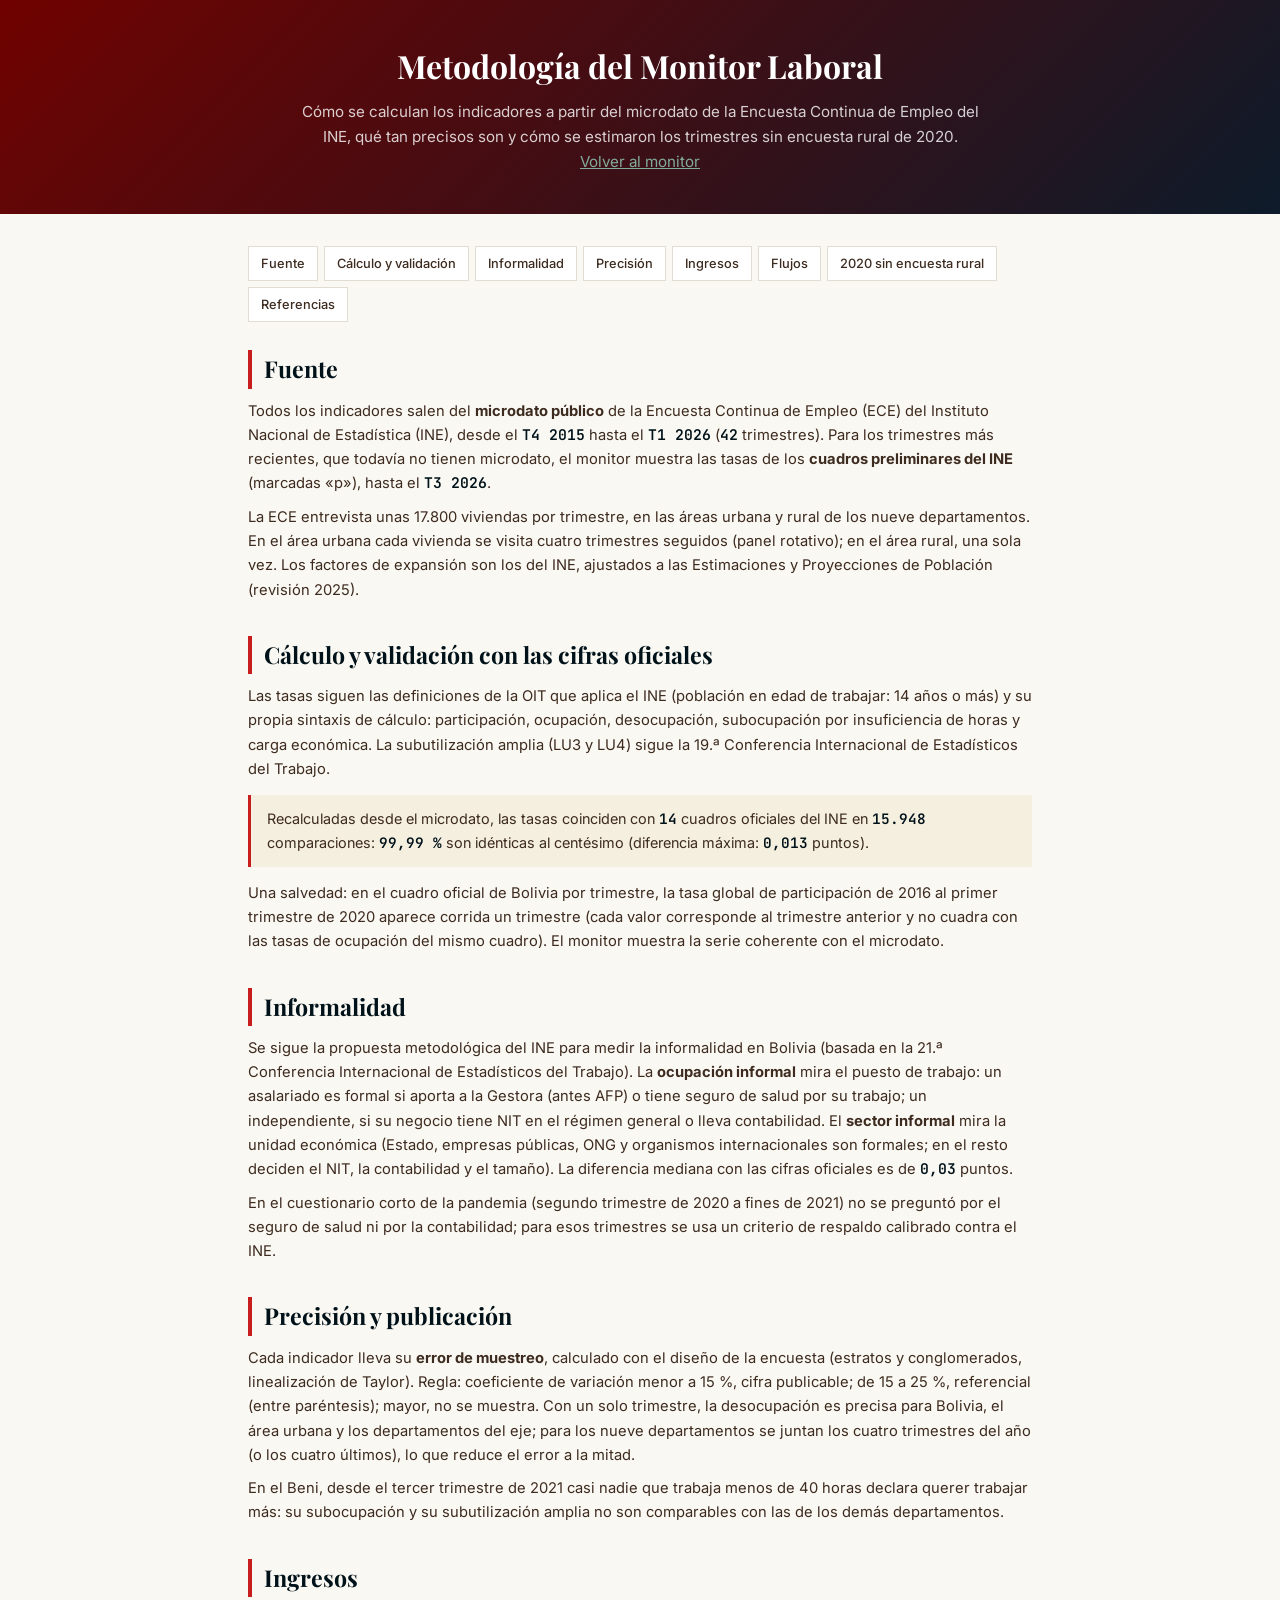
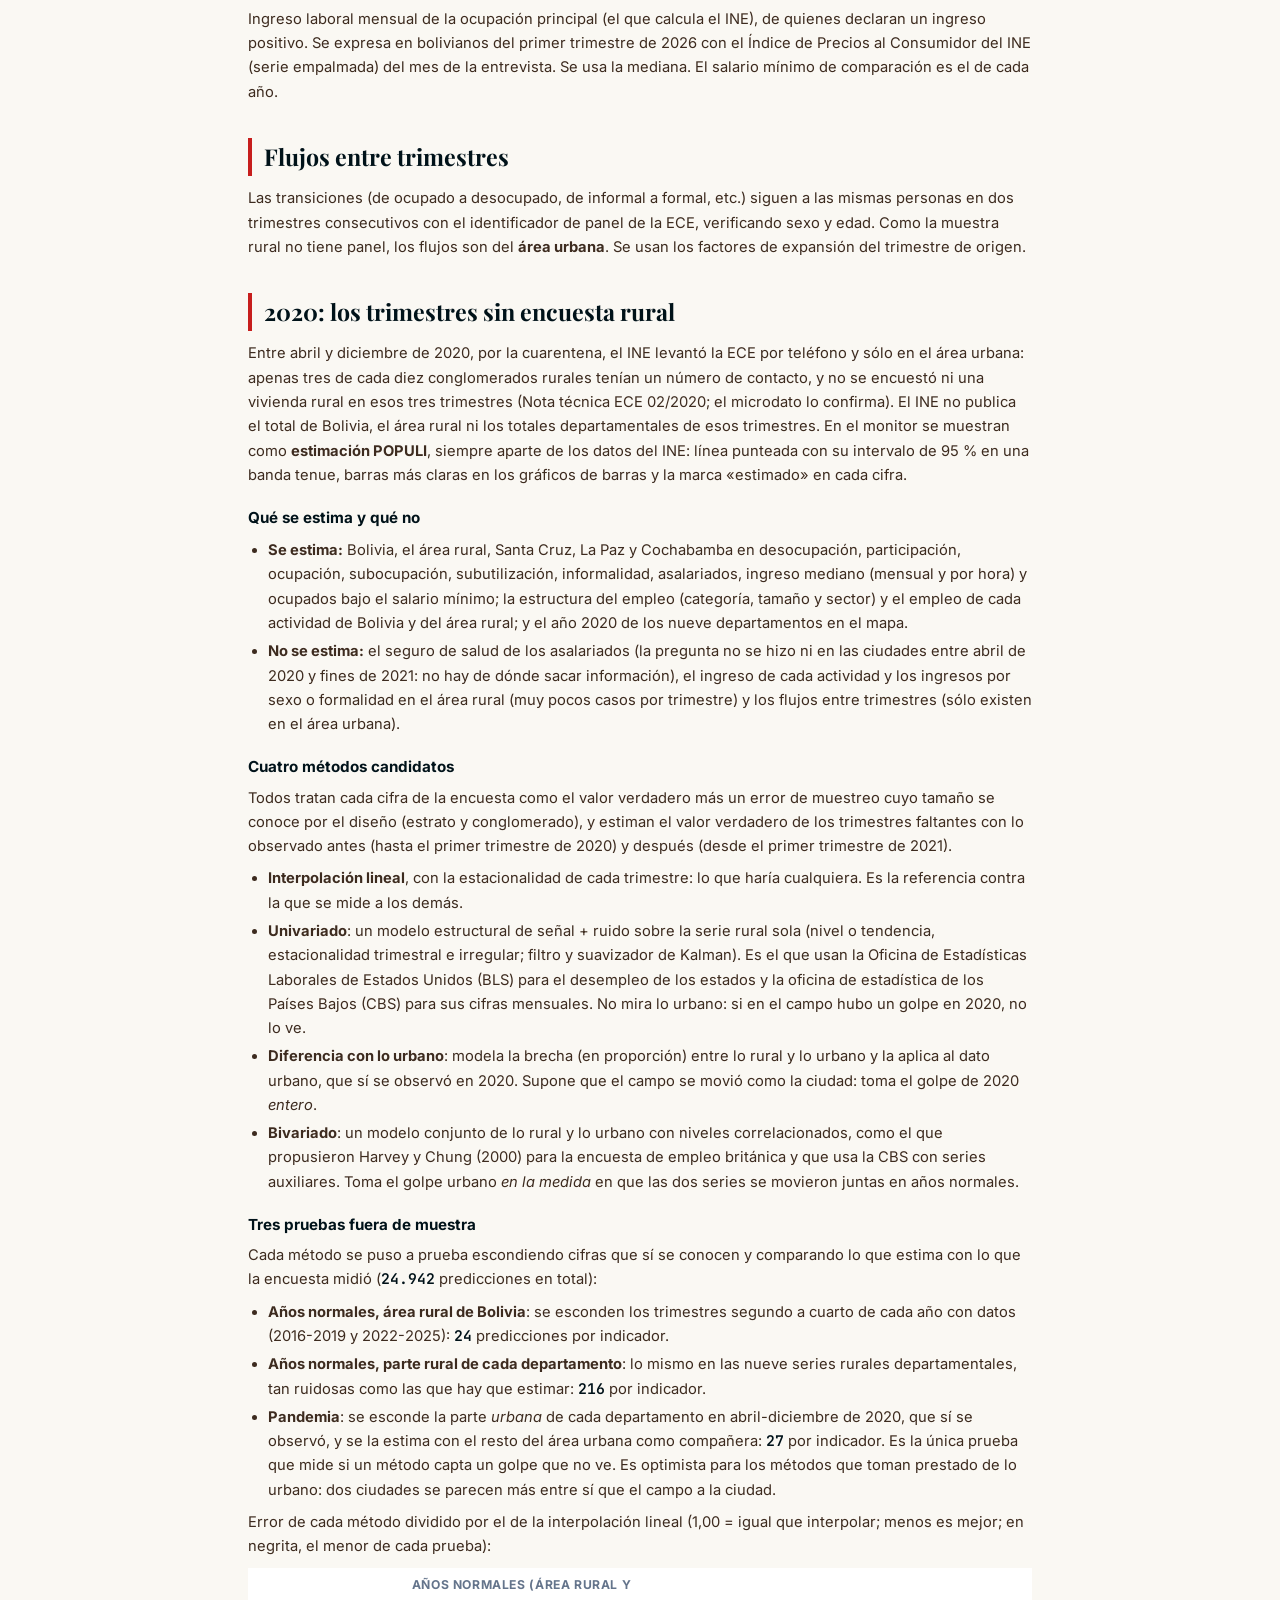
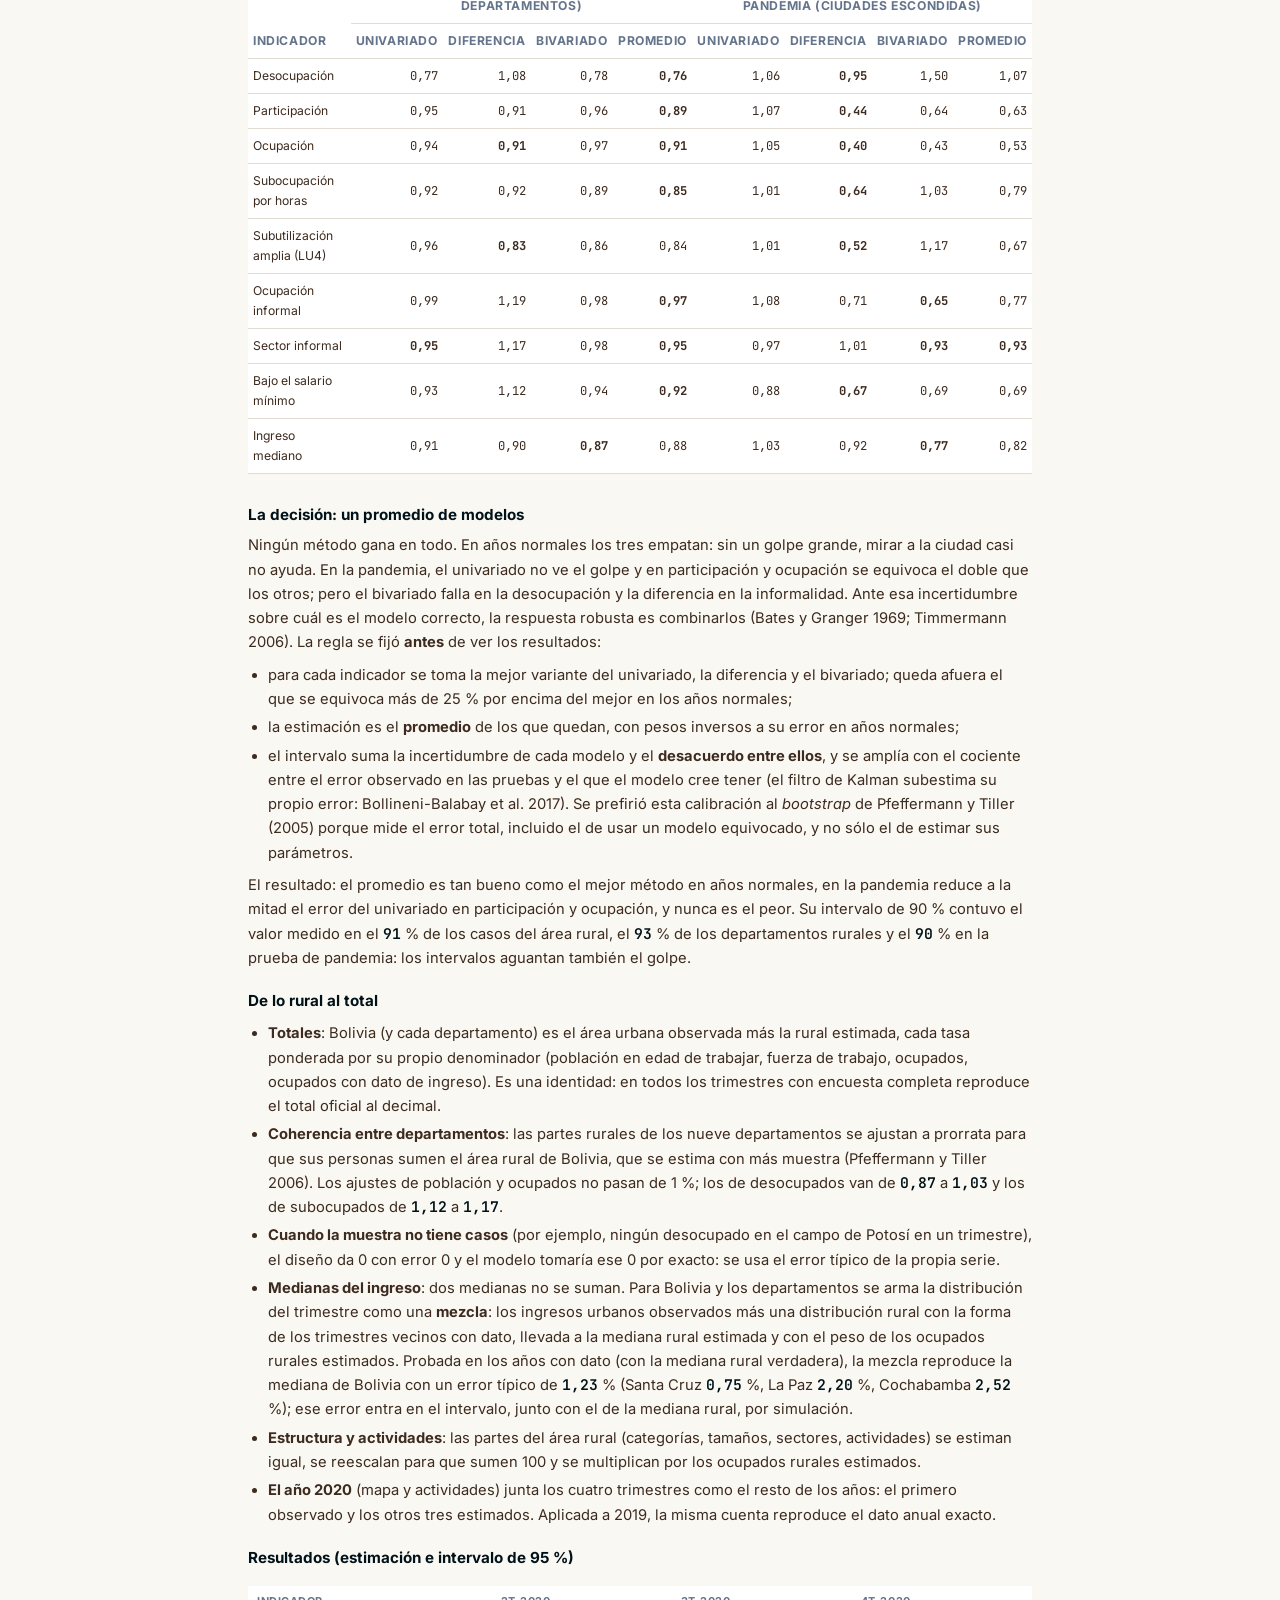
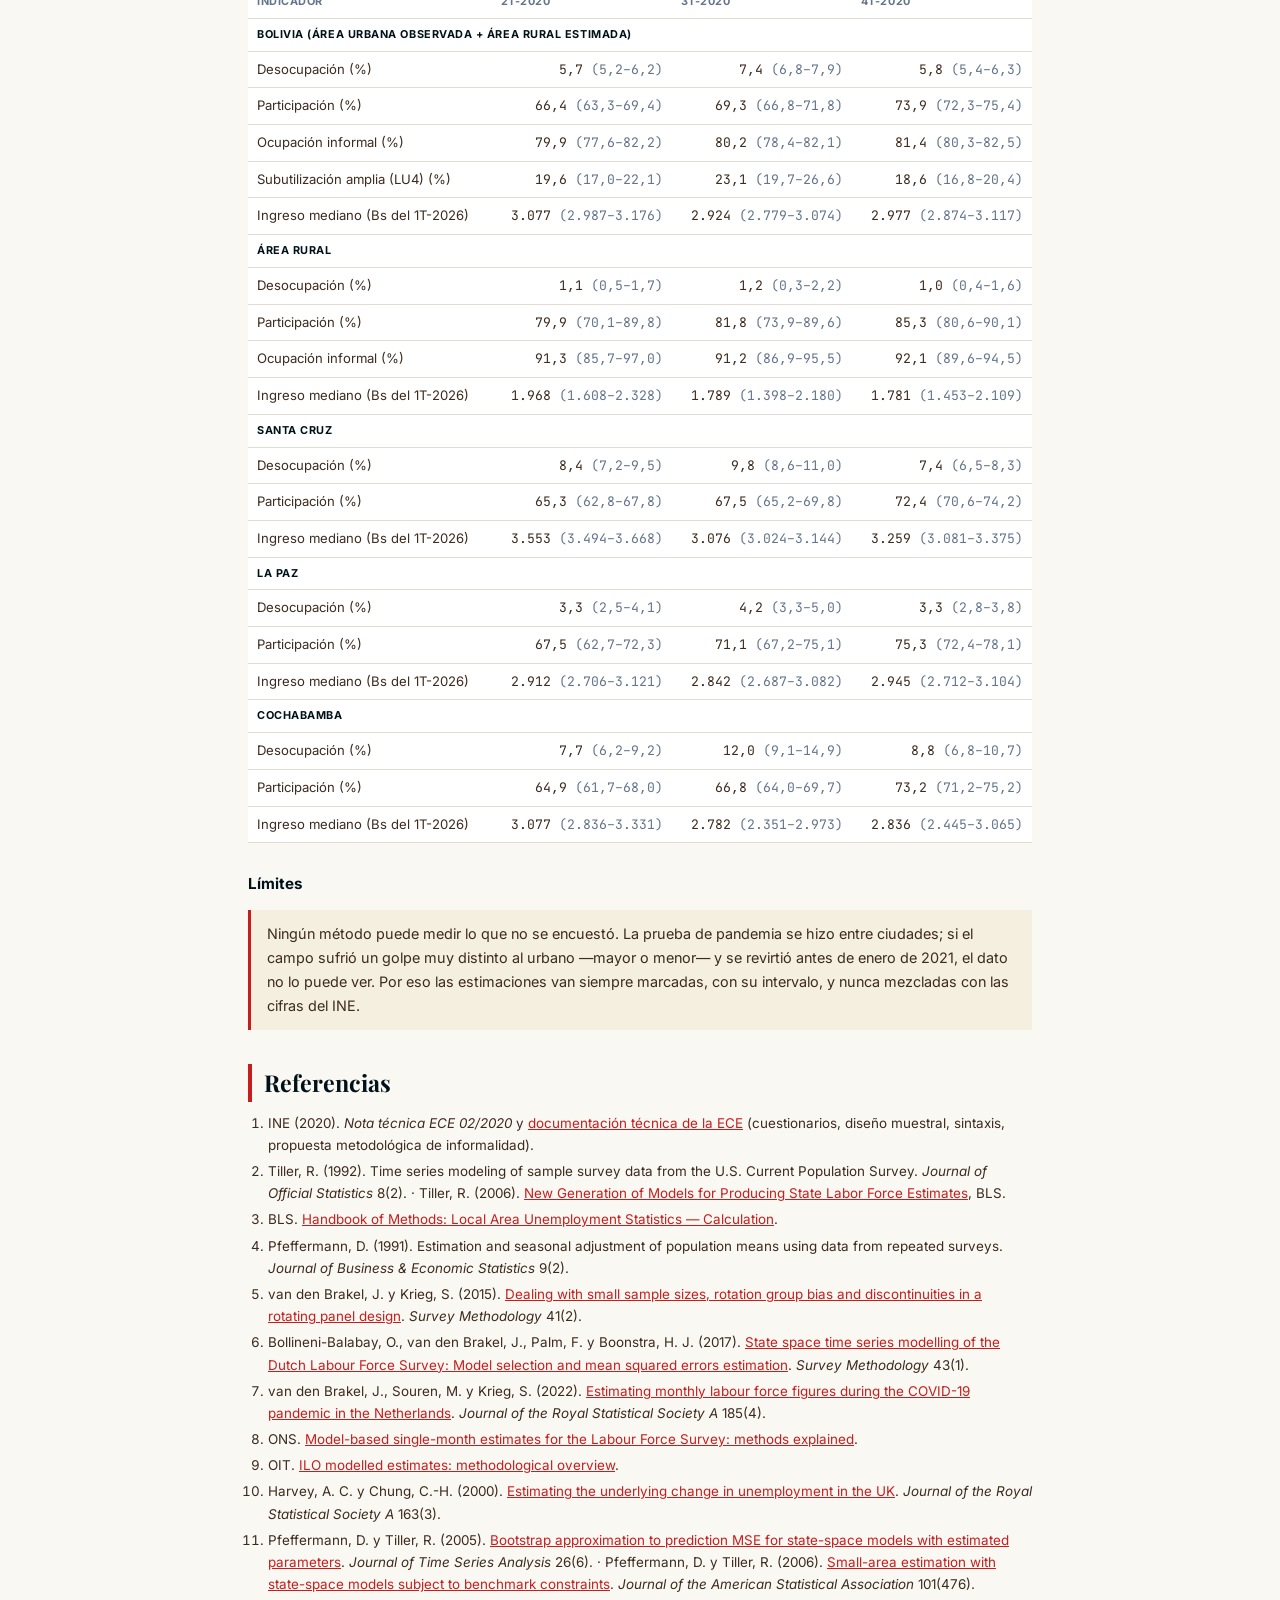
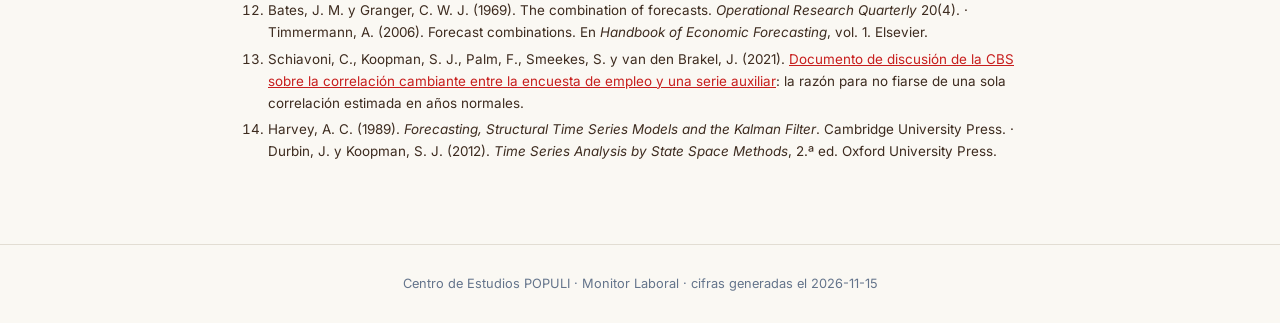
<file: metodologia.html>
<!DOCTYPE html>
<html lang="es">
<head>
  <meta charset="UTF-8" />
  <meta name="viewport" content="width=device-width, initial-scale=1.0" />
  <title>Metodología · Monitor Laboral · Populi</title>
  <script>
    // ?lang=en → inglés: cada texto va en pares lang="es" / lang="en" y el CSS oculta el otro idioma
    if ((new URLSearchParams(location.search).get('lang') || '').toLowerCase() === 'en') {
      document.documentElement.lang = 'en';
      document.title = 'Methodology · Labor Market Monitor · Populi';
    }
  </script>
  <link rel="preconnect" href="https://fonts.googleapis.com" />
  <link rel="preconnect" href="https://fonts.gstatic.com" crossorigin />
  <link href="https://fonts.googleapis.com/css2?family=Inter:wght@300..800&family=Playfair+Display:ital,wght@0,400..900;1,400..900&family=JetBrains+Mono:wght@400;500;600;700&display=swap" rel="stylesheet" />
  <style>
    :root { --populi:#C71E1D; --accent:#0A9396; --bg:#FAF8F3; --card:#FFFFFF; --text:#3D2B1F; --muted:#64748B; --tinta:#001219; --border:#E2DDD3; --crema:#F5EFE0; }
    *,*::before,*::after{box-sizing:border-box;margin:0;padding:0;border-radius:0}
    body{font-family:'Inter',system-ui,sans-serif;background:var(--bg);color:var(--text);line-height:1.65;-webkit-font-smoothing:antialiased}
    .hero{background:linear-gradient(135deg,#700200 0%,#0D1B2A 100%);color:#fff;padding:40px 24px;text-align:center}
    .hero h1{font-family:'Playfair Display',Georgia,serif;font-size:2rem;font-weight:700;margin-bottom:6px}
    .hero p{opacity:.8;max-width:680px;margin:0 auto;font-size:.95rem}
    .hero a{color:#94D2BD}
    main{max-width:820px;margin:0 auto;padding:32px 18px 48px}
    nav.ind{display:flex;flex-wrap:wrap;gap:6px;margin-bottom:28px}
    nav.ind a{padding:6px 12px;background:var(--card);border:1px solid var(--border);color:var(--text);text-decoration:none;font-size:.8rem;font-weight:500}
    nav.ind a:hover{border-color:var(--accent);color:#005F73}
    section{margin-bottom:34px;scroll-margin-top:14px}
    h2{font-family:'Playfair Display',Georgia,serif;font-size:1.45rem;color:var(--tinta);margin-bottom:10px;padding-left:12px;border-left:4px solid var(--populi)}
    h3{font-size:.95rem;color:var(--tinta);margin:18px 0 6px}
    p,li{font-size:.92rem}
    p+p{margin-top:9px}
    ul,ol{padding-left:20px;margin:8px 0}
    li+li{margin-top:4px}
    a{color:var(--populi)}
    .num{font-family:'JetBrains Mono',monospace;font-weight:600;color:var(--tinta)}
    .caja{background:var(--crema);border-left:3px solid var(--populi);padding:12px 16px;margin:14px 0;font-size:.9rem}
    pre{background:var(--card);border:1px solid var(--border);padding:12px 14px;overflow-x:auto;font:500 .78rem/1.6 'JetBrains Mono',monospace;color:var(--tinta);margin:10px 0}
    table{width:100%;border-collapse:collapse;margin:10px 0;font-size:.82rem;background:var(--card)}
    th,td{padding:7px 9px;border-bottom:1px solid var(--border);text-align:left}
    th{font-size:.68rem;text-transform:uppercase;letter-spacing:.05em;color:var(--muted);font-weight:700}
    td.n{text-align:right;font-family:'JetBrains Mono',monospace;white-space:nowrap}
    .tabla{overflow-x:auto}
    #t-met th,#t-met td{padding-left:5px;padding-right:5px;font-size:.76rem}
    #t-met thead th{white-space:normal;vertical-align:bottom}
    .refs li{font-size:.84rem}
    .pie{text-align:center;padding:28px 16px;font-size:.8rem;color:var(--muted);border-top:1px solid var(--border)}
    html[lang="es"] [lang="en"]{display:none} html[lang="en"] [lang="es"]{display:none}
  </style>
</head>
<body>
  <div class="hero">
    <div lang="es">
    <h1>Metodología del Monitor Laboral</h1>
    <p>Cómo se calculan los indicadores a partir del microdato de la Encuesta Continua de Empleo del INE, qué tan precisos son y cómo se estimaron los trimestres sin encuesta rural de 2020. <a href="index.html">Volver al monitor</a></p>
    </div>
    <div lang="en">
    <h1>Labor Market Monitor Methodology</h1>
    <p>How the indicators are calculated from the microdata of INE's Continuous Employment Survey, how precise they are, and how the 2020 quarters without a rural survey were estimated. <a href="index.html?lang=en">Back to the monitor</a></p>
    </div>
  </div>
  <main>
    <nav class="ind">
      <a href="#fuente"><span lang="es">Fuente</span><span lang="en">Source</span></a><a href="#calculo"><span lang="es">Cálculo y validación</span><span lang="en">Calculation and validation</span></a><a href="#informalidad"><span lang="es">Informalidad</span><span lang="en">Informality</span></a>
      <a href="#precision"><span lang="es">Precisión</span><span lang="en">Precision</span></a><a href="#ingresos"><span lang="es">Ingresos</span><span lang="en">Income</span></a><a href="#flujos"><span lang="es">Flujos</span><span lang="en">Flows</span></a><a href="#hueco-2020"><span lang="es">2020 sin encuesta rural</span><span lang="en">2020 without a rural survey</span></a><a href="#referencias"><span lang="es">Referencias</span><span lang="en">References</span></a>
    </nav>

    <section id="fuente">
      <div lang="es">
      <h2>Fuente</h2>
      <p>Todos los indicadores salen del <strong>microdato público</strong> de la Encuesta Continua de Empleo (ECE) del Instituto Nacional de Estadística (INE), desde el <span class="num" data-m="ece.primero"></span> hasta el <span class="num" data-m="ece.ultimo_microdato"></span> (<span class="num" data-m="ece.trimestres"></span> trimestres). Para los trimestres más recientes, que todavía no tienen microdato, el monitor muestra las tasas de los <strong>cuadros preliminares del INE</strong> (marcadas «p»), hasta el <span class="num" data-m="ece.ultimo_dato"></span>.</p>
      <p>La ECE entrevista unas 17.800 viviendas por trimestre, en las áreas urbana y rural de los nueve departamentos. En el área urbana cada vivienda se visita cuatro trimestres seguidos (panel rotativo); en el área rural, una sola vez. Los factores de expansión son los del INE, ajustados a las Estimaciones y Proyecciones de Población (revisión 2025).</p>
      </div>
      <div lang="en">
      <h2>Source</h2>
      <p>All indicators come from the <strong>public microdata</strong> of the Continuous Employment Survey (ECE) of the National Institute of Statistics (INE), from <span class="num" data-m="ece.primero"></span> to <span class="num" data-m="ece.ultimo_microdato"></span> (<span class="num" data-m="ece.trimestres"></span> quarters). For the most recent quarters, which do not yet have microdata, the monitor shows the rates from <strong>INE's preliminary tables</strong> (marked “p”), through <span class="num" data-m="ece.ultimo_dato"></span>.</p>
      <p>The ECE interviews about 17,800 dwellings per quarter, in the urban and rural areas of the nine departments. In urban areas each dwelling is visited in four consecutive quarters (rotating panel); in rural areas, only once. The expansion factors are INE's, adjusted to the Population Estimates and Projections (2025 revision).</p>
      </div>
    </section>

    <section id="calculo">
      <div lang="es">
      <h2>Cálculo y validación con las cifras oficiales</h2>
      <p>Las tasas siguen las definiciones de la OIT que aplica el INE (población en edad de trabajar: 14 años o más) y su propia sintaxis de cálculo: participación, ocupación, desocupación, subocupación por insuficiencia de horas y carga económica. La subutilización amplia (LU3 y LU4) sigue la 19.ª Conferencia Internacional de Estadísticos del Trabajo.</p>
      <div class="caja">Recalculadas desde el microdato, las tasas coinciden con <span class="num" data-m="validacion_ine.cuadros"></span> cuadros oficiales del INE en <span class="num" data-m="validacion_ine.comparaciones" data-fmt="miles"></span> comparaciones: <span class="num" data-m="validacion_ine.exactas_pct" data-fmt="pct"></span> son idénticas al centésimo (diferencia máxima: <span class="num" data-m="validacion_ine.dif_max" data-fmt="dec3"></span> puntos).</div>
      <p>Una salvedad: en el cuadro oficial de Bolivia por trimestre, la tasa global de participación de 2016 al primer trimestre de 2020 aparece corrida un trimestre (cada valor corresponde al trimestre anterior y no cuadra con las tasas de ocupación del mismo cuadro). El monitor muestra la serie coherente con el microdato.</p>
      </div>
      <div lang="en">
      <h2>Calculation and validation against official figures</h2>
      <p>The rates follow the ILO definitions that INE applies (working-age population: 14 years and older) and INE's own calculation syntax: participation, employment, unemployment, time-related underemployment and economic dependency. Broad underutilization (LU3 and LU4) follows the 19th International Conference of Labour Statisticians.</p>
      <div class="caja">Recalculated from the microdata, the rates match <span class="num" data-m="validacion_ine.cuadros"></span> official INE tables in <span class="num" data-m="validacion_ine.comparaciones" data-fmt="miles"></span> comparisons: <span class="num" data-m="validacion_ine.exactas_pct" data-fmt="pct"></span> are identical to the hundredth (maximum difference: <span class="num" data-m="validacion_ine.dif_max" data-fmt="dec3"></span> points).</div>
      <p>One caveat: in the official quarterly table for Bolivia, the participation rate from 2016 to the first quarter of 2020 appears shifted by one quarter (each value corresponds to the previous quarter and does not match the employment-to-population ratios in the same table). The monitor shows the series consistent with the microdata.</p>
      </div>
    </section>

    <section id="informalidad">
      <div lang="es">
      <h2>Informalidad</h2>
      <p>Se sigue la propuesta metodológica del INE para medir la informalidad en Bolivia (basada en la 21.ª Conferencia Internacional de Estadísticos del Trabajo). La <strong>ocupación informal</strong> mira el puesto de trabajo: un asalariado es formal si aporta a la Gestora (antes AFP) o tiene seguro de salud por su trabajo; un independiente, si su negocio tiene NIT en el régimen general o lleva contabilidad. El <strong>sector informal</strong> mira la unidad económica (Estado, empresas públicas, ONG y organismos internacionales son formales; en el resto deciden el NIT, la contabilidad y el tamaño). La diferencia mediana con las cifras oficiales es de <span class="num" data-m="validacion_ine.informalidad_dif_mediana" data-fmt="dec2"></span> puntos.</p>
      <p>En el cuestionario corto de la pandemia (segundo trimestre de 2020 a fines de 2021) no se preguntó por el seguro de salud ni por la contabilidad; para esos trimestres se usa un criterio de respaldo calibrado contra el INE.</p>
      </div>
      <div lang="en">
      <h2>Informality</h2>
      <p>The measure follows INE's methodological proposal for measuring informality in Bolivia (based on the 21st International Conference of Labour Statisticians). <strong>Informal employment</strong> looks at the job: a wage employee is formal if they make pension contributions to the Gestora (formerly the AFPs) or have health insurance through their job; a self-employed worker is formal if their business has a tax ID (NIT) under the general regime or keeps accounts. The <strong>informal sector</strong> looks at the economic unit (the State, public enterprises, NGOs and international organizations are formal; for the rest, the NIT, bookkeeping and size decide). The median difference from the official figures is <span class="num" data-m="validacion_ine.informalidad_dif_mediana" data-fmt="dec2"></span> points.</p>
      <p>The short pandemic questionnaire (second quarter of 2020 to the end of 2021) did not ask about health insurance or bookkeeping; for those quarters a fallback criterion calibrated against INE is used.</p>
      </div>
    </section>

    <section id="precision">
      <div lang="es">
      <h2>Precisión y publicación</h2>
      <p>Cada indicador lleva su <strong>error de muestreo</strong>, calculado con el diseño de la encuesta (estratos y conglomerados, linealización de Taylor). Regla: coeficiente de variación menor a 15 %, cifra publicable; de 15 a 25 %, referencial (entre paréntesis); mayor, no se muestra. Con un solo trimestre, la desocupación es precisa para Bolivia, el área urbana y los departamentos del eje; para los nueve departamentos se juntan los cuatro trimestres del año (o los cuatro últimos), lo que reduce el error a la mitad.</p>
      <p>En el Beni, desde el tercer trimestre de 2021 casi nadie que trabaja menos de 40 horas declara querer trabajar más: su subocupación y su subutilización amplia no son comparables con las de los demás departamentos.</p>
      </div>
      <div lang="en">
      <h2>Precision and publication</h2>
      <p>Each indicator carries its <strong>sampling error</strong>, calculated with the survey design (strata and clusters, Taylor linearization). Rule: a coefficient of variation below 15%, the figure is publishable; from 15 to 25%, indicative (in parentheses); higher, it is not shown. With a single quarter, unemployment is precise for Bolivia, urban areas and the central-axis departments; for the nine departments the four quarters of the year (or the last four) are pooled, which cuts the error in half.</p>
      <p>In Beni, since the third quarter of 2021 almost no one who works fewer than 40 hours reports wanting to work more: its underemployment and broad underutilization are not comparable with those of the other departments.</p>
      </div>
    </section>

    <section id="ingresos">
      <div lang="es">
      <h2>Ingresos</h2>
      <p>Ingreso laboral mensual de la ocupación principal (el que calcula el INE), de quienes declaran un ingreso positivo. Se expresa en bolivianos del primer trimestre de 2026 con el Índice de Precios al Consumidor del INE (serie empalmada) del mes de la entrevista. Se usa la mediana. El salario mínimo de comparación es el de cada año.</p>
      </div>
      <div lang="en">
      <h2>Income</h2>
      <p>Monthly labor income from the main job (the one INE calculates), for those who report a positive income. It is expressed in bolivianos of the first quarter of 2026 using INE's Consumer Price Index (spliced series) for the month of the interview. The median is used. The minimum wage used for comparison is that of each year.</p>
      </div>
    </section>

    <section id="flujos">
      <div lang="es">
      <h2>Flujos entre trimestres</h2>
      <p>Las transiciones (de ocupado a desocupado, de informal a formal, etc.) siguen a las mismas personas en dos trimestres consecutivos con el identificador de panel de la ECE, verificando sexo y edad. Como la muestra rural no tiene panel, los flujos son del <strong>área urbana</strong>. Se usan los factores de expansión del trimestre de origen.</p>
      </div>
      <div lang="en">
      <h2>Flows between quarters</h2>
      <p>Transitions (from employed to unemployed, from informal to formal, etc.) follow the same people across two consecutive quarters using the ECE panel identifier, checking sex and age. Because the rural sample has no panel, the flows refer to <strong>urban areas</strong>. The expansion factors of the quarter of origin are used.</p>
      </div>
    </section>

    <section id="hueco-2020">
      <div lang="es">
      <h2>2020: los trimestres sin encuesta rural</h2>
      <p>Entre abril y diciembre de 2020, por la cuarentena, el INE levantó la ECE por teléfono y sólo en el área urbana: apenas tres de cada diez conglomerados rurales tenían un número de contacto, y no se encuestó ni una vivienda rural en esos tres trimestres (Nota técnica ECE 02/2020; el microdato lo confirma). El INE no publica el total de Bolivia, el área rural ni los totales departamentales de esos trimestres. En el monitor se muestran como <strong>estimación POPULI</strong>, siempre aparte de los datos del INE: línea punteada con su intervalo de 95 % en una banda tenue, barras más claras en los gráficos de barras y la marca «estimado» en cada cifra.</p>

      <h3>Qué se estima y qué no</h3>
      <ul>
        <li><strong>Se estima:</strong> Bolivia, el área rural, Santa Cruz, La Paz y Cochabamba en desocupación, participación, ocupación, subocupación, subutilización, informalidad, asalariados, ingreso mediano (mensual y por hora) y ocupados bajo el salario mínimo; la estructura del empleo (categoría, tamaño y sector) y el empleo de cada actividad de Bolivia y del área rural; y el año 2020 de los nueve departamentos en el mapa.</li>
        <li><strong>No se estima:</strong> el seguro de salud de los asalariados (la pregunta no se hizo ni en las ciudades entre abril de 2020 y fines de 2021: no hay de dónde sacar información), el ingreso de cada actividad y los ingresos por sexo o formalidad en el área rural (muy pocos casos por trimestre) y los flujos entre trimestres (sólo existen en el área urbana).</li>
      </ul>

      <h3>Cuatro métodos candidatos</h3>
      <p>Todos tratan cada cifra de la encuesta como el valor verdadero más un error de muestreo cuyo tamaño se conoce por el diseño (estrato y conglomerado), y estiman el valor verdadero de los trimestres faltantes con lo observado antes (hasta el primer trimestre de 2020) y después (desde el primer trimestre de 2021).</p>
      <ul>
        <li><strong>Interpolación lineal</strong>, con la estacionalidad de cada trimestre: lo que haría cualquiera. Es la referencia contra la que se mide a los demás.</li>
        <li><strong>Univariado</strong>: un modelo estructural de señal + ruido sobre la serie rural sola (nivel o tendencia, estacionalidad trimestral e irregular; filtro y suavizador de Kalman). Es el que usan la Oficina de Estadísticas Laborales de Estados Unidos (BLS) para el desempleo de los estados y la oficina de estadística de los Países Bajos (CBS) para sus cifras mensuales. No mira lo urbano: si en el campo hubo un golpe en 2020, no lo ve.</li>
        <li><strong>Diferencia con lo urbano</strong>: modela la brecha (en proporción) entre lo rural y lo urbano y la aplica al dato urbano, que sí se observó en 2020. Supone que el campo se movió como la ciudad: toma el golpe de 2020 <em>entero</em>.</li>
        <li><strong>Bivariado</strong>: un modelo conjunto de lo rural y lo urbano con niveles correlacionados, como el que propusieron Harvey y Chung (2000) para la encuesta de empleo británica y que usa la CBS con series auxiliares. Toma el golpe urbano <em>en la medida</em> en que las dos series se movieron juntas en años normales.</li>
      </ul>

      <h3>Tres pruebas fuera de muestra</h3>
      <p>Cada método se puso a prueba escondiendo cifras que sí se conocen y comparando lo que estima con lo que la encuesta midió (<span class="num" data-m="hueco.predicciones" data-fmt="miles"></span> predicciones en total):</p>
      <ul>
        <li><strong>Años normales, área rural de Bolivia</strong>: se esconden los trimestres segundo a cuarto de cada año con datos (2016-2019 y 2022-2025): <span class="num" data-m="hueco.pruebas.V1"></span> predicciones por indicador.</li>
        <li><strong>Años normales, parte rural de cada departamento</strong>: lo mismo en las nueve series rurales departamentales, tan ruidosas como las que hay que estimar: <span class="num" data-m="hueco.pruebas.V1b"></span> por indicador.</li>
        <li><strong>Pandemia</strong>: se esconde la parte <em>urbana</em> de cada departamento en abril-diciembre de 2020, que sí se observó, y se la estima con el resto del área urbana como compañera: <span class="num" data-m="hueco.pruebas.V2"></span> por indicador. Es la única prueba que mide si un método capta un golpe que no ve. Es optimista para los métodos que toman prestado de lo urbano: dos ciudades se parecen más entre sí que el campo a la ciudad.</li>
      </ul>
      <p>Error de cada método dividido por el de la interpolación lineal (1,00 = igual que interpolar; menos es mejor; en negrita, el menor de cada prueba):</p>
      </div>
      <div lang="en">
      <h2>2020: the quarters without a rural survey</h2>
      <p>Between April and December 2020, because of the lockdown, INE conducted the ECE by phone and only in urban areas: barely three in ten rural clusters had a contact number, and not a single rural dwelling was surveyed in those three quarters (Nota técnica ECE 02/2020; the microdata confirm it). INE does not publish the total for Bolivia, for rural areas or the departmental totals for those quarters. In the monitor they are shown as a <strong>POPULI estimate</strong>, always apart from INE data: a dashed line with its 95% interval in a faint band, lighter bars in the bar charts, and the label “estimated” on every figure.</p>

      <h3>What is estimated and what is not</h3>
      <ul>
        <li><strong>Estimated:</strong> Bolivia, rural areas, Santa Cruz, La Paz and Cochabamba for unemployment, participation, employment, underemployment, underutilization, informality, wage employees, median income (monthly and hourly) and employed people below the minimum wage; the structure of employment (status in employment, size and sector) and employment in each activity for Bolivia and rural areas; and the year 2020 for the nine departments on the map.</li>
        <li><strong>Not estimated:</strong> health insurance of wage employees (the question was not asked even in the cities between April 2020 and the end of 2021: there is nowhere to get the information from), income by activity and income by sex or formality in rural areas (very few cases per quarter), and flows between quarters (they exist only for urban areas).</li>
      </ul>

      <h3>Four candidate methods</h3>
      <p>All of them treat each survey figure as the true value plus a sampling error whose size is known from the design (stratum and cluster), and they estimate the true value for the missing quarters from what was observed before (up to the first quarter of 2020) and after (from the first quarter of 2021).</p>
      <ul>
        <li><strong>Linear interpolation</strong>, with each quarter's seasonality: what anyone would do. It is the benchmark against which the others are measured.</li>
        <li><strong>Univariate</strong>: a structural signal-plus-noise model of the rural series alone (level or trend, quarterly seasonality and irregular component; Kalman filter and smoother). It is the type of model the U.S. Bureau of Labor Statistics (BLS) uses for state unemployment and the statistical office of the Netherlands (CBS) for its monthly figures. It does not look at urban data: if rural areas took a hit in 2020, it does not see it.</li>
        <li><strong>Difference from urban</strong>: it models the gap (in proportional terms) between rural and urban and applies it to the urban figure, which was observed in 2020. It assumes that rural areas moved like the cities: it takes in the <em>entire</em> 2020 shock.</li>
        <li><strong>Bivariate</strong>: a joint model of rural and urban with correlated levels, like the one Harvey and Chung (2000) proposed for the British labor force survey and that CBS uses with auxiliary series. It takes in the urban shock <em>to the extent</em> that the two series moved together in normal years.</li>
      </ul>

      <h3>Three out-of-sample tests</h3>
      <p>Each method was tested by hiding figures that are in fact known and comparing what it estimates with what the survey measured (<span class="num" data-m="hueco.predicciones" data-fmt="miles"></span> predictions in all):</p>
      <ul>
        <li><strong>Normal years, Bolivia's rural areas</strong>: the second to fourth quarters of each year with data (2016–2019 and 2022–2025) are hidden: <span class="num" data-m="hueco.pruebas.V1"></span> predictions per indicator.</li>
        <li><strong>Normal years, rural part of each department</strong>: the same for the nine departmental rural series, as noisy as the ones that have to be estimated: <span class="num" data-m="hueco.pruebas.V1b"></span> per indicator.</li>
        <li><strong>Pandemic</strong>: the <em>urban</em> part of each department in April–December 2020, which was observed, is hidden and estimated with the rest of the urban areas as its companion series: <span class="num" data-m="hueco.pruebas.V2"></span> per indicator. It is the only test that measures whether a method captures a shock it does not see. It is optimistic for the methods that borrow from urban data: two cities resemble each other more than the countryside resembles the city.</li>
      </ul>
      <p>Error of each method divided by that of linear interpolation (1.00 = same as interpolating; lower is better; in bold, the lowest in each test):</p>
      </div>
      <div class="tabla"><table id="t-met"><thead>
        <tr><th rowspan="2"><span lang="es">Indicador</span><span lang="en">Indicator</span></th><th colspan="4" style="text-align:center"><span lang="es">Años normales (área rural y departamentos)</span><span lang="en">Normal years (rural areas and departments)</span></th><th colspan="4" style="text-align:center"><span lang="es">Pandemia (ciudades escondidas)</span><span lang="en">Pandemic (hidden cities)</span></th></tr>
        <tr><th><span lang="es">Univariado</span><span lang="en">Univariate</span></th><th><span lang="es">Diferencia</span><span lang="en">Difference</span></th><th><span lang="es">Bivariado</span><span lang="en">Bivariate</span></th><th><span lang="es">Promedio</span><span lang="en">Average</span></th><th><span lang="es">Univariado</span><span lang="en">Univariate</span></th><th><span lang="es">Diferencia</span><span lang="en">Difference</span></th><th><span lang="es">Bivariado</span><span lang="en">Bivariate</span></th><th><span lang="es">Promedio</span><span lang="en">Average</span></th></tr>
      </thead><tbody></tbody></table></div>

      <div lang="es">
      <h3>La decisión: un promedio de modelos</h3>
      <p>Ningún método gana en todo. En años normales los tres empatan: sin un golpe grande, mirar a la ciudad casi no ayuda. En la pandemia, el univariado no ve el golpe y en participación y ocupación se equivoca el doble que los otros; pero el bivariado falla en la desocupación y la diferencia en la informalidad. Ante esa incertidumbre sobre cuál es el modelo correcto, la respuesta robusta es combinarlos (Bates y Granger 1969; Timmermann 2006). La regla se fijó <strong>antes</strong> de ver los resultados:</p>
      <ul>
        <li>para cada indicador se toma la mejor variante del univariado, la diferencia y el bivariado; queda afuera el que se equivoca más de 25 % por encima del mejor en los años normales;</li>
        <li>la estimación es el <strong>promedio</strong> de los que quedan, con pesos inversos a su error en años normales;</li>
        <li>el intervalo suma la incertidumbre de cada modelo y el <strong>desacuerdo entre ellos</strong>, y se amplía con el cociente entre el error observado en las pruebas y el que el modelo cree tener (el filtro de Kalman subestima su propio error: Bollineni-Balabay et al. 2017). Se prefirió esta calibración al <em>bootstrap</em> de Pfeffermann y Tiller (2005) porque mide el error total, incluido el de usar un modelo equivocado, y no sólo el de estimar sus parámetros.</li>
      </ul>
      <p>El resultado: el promedio es tan bueno como el mejor método en años normales, en la pandemia reduce a la mitad el error del univariado en participación y ocupación, y nunca es el peor. Su intervalo de 90 % contuvo el valor medido en el <span class="num" data-m="hueco.cobertura90.V1"></span> % de los casos del área rural, el <span class="num" data-m="hueco.cobertura90.V1b"></span> % de los departamentos rurales y el <span class="num" data-m="hueco.cobertura90.V2"></span> % en la prueba de pandemia: los intervalos aguantan también el golpe.</p>

      <h3>De lo rural al total</h3>
      <ul>
        <li><strong>Totales</strong>: Bolivia (y cada departamento) es el área urbana observada más la rural estimada, cada tasa ponderada por su propio denominador (población en edad de trabajar, fuerza de trabajo, ocupados, ocupados con dato de ingreso). Es una identidad: en todos los trimestres con encuesta completa reproduce el total oficial al decimal.</li>
        <li><strong>Coherencia entre departamentos</strong>: las partes rurales de los nueve departamentos se ajustan a prorrata para que sus personas sumen el área rural de Bolivia, que se estima con más muestra (Pfeffermann y Tiller 2006). Los ajustes de población y ocupados no pasan de 1 %; los de desocupados van de <span class="num" data-m="hueco.coherencia.des.0" data-fmt="dec2"></span> a <span class="num" data-m="hueco.coherencia.des.1" data-fmt="dec2"></span> y los de subocupados de <span class="num" data-m="hueco.coherencia.tsub.0" data-fmt="dec2"></span> a <span class="num" data-m="hueco.coherencia.tsub.1" data-fmt="dec2"></span>.</li>
        <li><strong>Cuando la muestra no tiene casos</strong> (por ejemplo, ningún desocupado en el campo de Potosí en un trimestre), el diseño da 0 con error 0 y el modelo tomaría ese 0 por exacto: se usa el error típico de la propia serie.</li>
        <li><strong>Medianas del ingreso</strong>: dos medianas no se suman. Para Bolivia y los departamentos se arma la distribución del trimestre como una <strong>mezcla</strong>: los ingresos urbanos observados más una distribución rural con la forma de los trimestres vecinos con dato, llevada a la mediana rural estimada y con el peso de los ocupados rurales estimados. Probada en los años con dato (con la mediana rural verdadera), la mezcla reproduce la mediana de Bolivia con un error típico de <span class="num" data-m="hueco.mezcla_error_pct.Bolivia" data-fmt="dec2"></span> % (Santa Cruz <span class="num" data-m="hueco.mezcla_error_pct.Santa Cruz" data-fmt="dec2"></span> %, La Paz <span class="num" data-m="hueco.mezcla_error_pct.La Paz" data-fmt="dec2"></span> %, Cochabamba <span class="num" data-m="hueco.mezcla_error_pct.Cochabamba" data-fmt="dec2"></span> %); ese error entra en el intervalo, junto con el de la mediana rural, por simulación.</li>
        <li><strong>Estructura y actividades</strong>: las partes del área rural (categorías, tamaños, sectores, actividades) se estiman igual, se reescalan para que sumen 100 y se multiplican por los ocupados rurales estimados.</li>
        <li><strong>El año 2020</strong> (mapa y actividades) junta los cuatro trimestres como el resto de los años: el primero observado y los otros tres estimados. Aplicada a 2019, la misma cuenta reproduce el dato anual exacto.</li>
      </ul>

      <h3>Resultados (estimación e intervalo de 95 %)</h3>
      </div>
      <div lang="en">
      <h3>The decision: a model average</h3>
      <p>No method wins on every count. In normal years the three are tied: without a large shock, looking at the cities hardly helps. In the pandemic, the univariate model does not see the shock and, for participation and employment, its error is twice that of the others; but the bivariate model fails on unemployment, and the difference model on informality. Given this uncertainty about which model is the right one, the robust answer is to combine them (Bates and Granger 1969; Timmermann 2006). The rule was set <strong>before</strong> seeing the results:</p>
      <ul>
        <li>for each indicator, the best variant of the univariate, difference and bivariate models is taken; a model is left out if its error in normal years is more than 25% above that of the best one;</li>
        <li>the estimate is the <strong>average</strong> of the remaining models, with weights inverse to their error in normal years;</li>
        <li>the interval adds up the uncertainty of each model and the <strong>disagreement among them</strong>, and it is widened by the ratio between the error observed in the tests and the error the model believes it has (the Kalman filter underestimates its own error: Bollineni-Balabay et al. 2017). This calibration was preferred to the bootstrap of Pfeffermann and Tiller (2005) because it measures the total error, including that of using the wrong model, and not only that of estimating its parameters.</li>
      </ul>
      <p>The result: the average is as good as the best method in normal years, in the pandemic it halves the univariate model's error for participation and employment, and it is never the worst. Its 90% interval contained the measured value in <span class="num" data-m="hueco.cobertura90.V1"></span>% of the cases for rural areas, <span class="num" data-m="hueco.cobertura90.V1b"></span>% for the rural parts of the departments and <span class="num" data-m="hueco.cobertura90.V2"></span>% in the pandemic test: the intervals also hold up under the shock.</p>

      <h3>From rural to total</h3>
      <ul>
        <li><strong>Totals</strong>: Bolivia (and each department) is the sum of the observed urban areas and the estimated rural areas, each rate weighted by its own denominator (working-age population, labor force, employed, employed with income data). It is an identity: in every quarter with a complete survey it reproduces the official total to the decimal.</li>
        <li><strong>Consistency across departments</strong>: the rural parts of the nine departments are adjusted pro rata so that their counts of people add up to those of Bolivia's rural areas, which are estimated with a larger sample (Pfeffermann and Tiller 2006). The adjustments to population and employed do not exceed 1%; those to the unemployed range from <span class="num" data-m="hueco.coherencia.des.0" data-fmt="dec2"></span> to <span class="num" data-m="hueco.coherencia.des.1" data-fmt="dec2"></span> and those to the underemployed from <span class="num" data-m="hueco.coherencia.tsub.0" data-fmt="dec2"></span> to <span class="num" data-m="hueco.coherencia.tsub.1" data-fmt="dec2"></span>.</li>
        <li><strong>When the sample has no cases</strong> (for example, no unemployed person in rural Potosí in a given quarter), the design gives 0 with an error of 0 and the model would take that 0 as exact: the typical error of the series itself is used.</li>
        <li><strong>Income medians</strong>: two medians cannot be added. For Bolivia and the departments, the quarter's distribution is built as a <strong>mixture</strong>: the observed urban incomes plus a rural distribution with the shape of the neighboring quarters with data, shifted to the estimated rural median and weighted by the estimated rural employed. Tested in the years with data (with the true rural median), the mixture reproduces Bolivia's median with a typical error of <span class="num" data-m="hueco.mezcla_error_pct.Bolivia" data-fmt="dec2"></span>% (Santa Cruz <span class="num" data-m="hueco.mezcla_error_pct.Santa Cruz" data-fmt="dec2"></span>%, La Paz <span class="num" data-m="hueco.mezcla_error_pct.La Paz" data-fmt="dec2"></span>%, Cochabamba <span class="num" data-m="hueco.mezcla_error_pct.Cochabamba" data-fmt="dec2"></span>%); that error enters the interval, together with that of the rural median, by simulation.</li>
        <li><strong>Structure and activities</strong>: the rural shares (status in employment, size, sector, activity) are estimated the same way, rescaled to add up to 100 and multiplied by the estimated rural employed.</li>
        <li><strong>The year 2020</strong> (map and activities) pools the four quarters as in the other years: the first one observed and the other three estimated. Applied to 2019, the same calculation reproduces the exact annual figure.</li>
      </ul>

      <h3>Results (estimate and 95% interval)</h3>
      </div>
      <div class="tabla"><table id="t-res"><thead><tr><th><span lang="es">Indicador</span><span lang="en">Indicator</span></th><th><span lang="es">2T-2020</span><span lang="en">Q2 2020</span></th><th><span lang="es">3T-2020</span><span lang="en">Q3 2020</span></th><th><span lang="es">4T-2020</span><span lang="en">Q4 2020</span></th></tr></thead><tbody></tbody></table></div>

      <div lang="es">
      <h3>Límites</h3>
      <div class="caja">Ningún método puede medir lo que no se encuestó. La prueba de pandemia se hizo entre ciudades; si el campo sufrió un golpe muy distinto al urbano —mayor o menor— y se revirtió antes de enero de 2021, el dato no lo puede ver. Por eso las estimaciones van siempre marcadas, con su intervalo, y nunca mezcladas con las cifras del INE.</div>
      </div>
      <div lang="en">
      <h3>Limitations</h3>
      <div class="caja">No method can measure what was not surveyed. The pandemic test was run among cities; if rural areas suffered a shock very different from the urban one—larger or smaller—and it reversed before January 2021, the data cannot see it. That is why the estimates are always marked, with their interval, and never mixed with INE figures.</div>
      </div>
    </section>

    <section id="referencias">
      <div lang="es">
      <h2>Referencias</h2>
      <ol class="refs">
        <li>INE (2020). <em>Nota técnica ECE 02/2020</em> y <a href="https://www.ine.gob.bo/index.php/informacion-tecnica/" target="_blank" rel="noopener">documentación técnica de la ECE</a> (cuestionarios, diseño muestral, sintaxis, propuesta metodológica de informalidad).</li>
        <li>Tiller, R. (1992). Time series modeling of sample survey data from the U.S. Current Population Survey. <em>Journal of Official Statistics</em> 8(2). · Tiller, R. (2006). <a href="https://www.bls.gov/osmr/research-papers/2006/pdf/st060010.pdf" target="_blank" rel="noopener">New Generation of Models for Producing State Labor Force Estimates</a>, BLS.</li>
        <li>BLS. <a href="https://www.bls.gov/opub/hom/lau/calculation.htm" target="_blank" rel="noopener">Handbook of Methods: Local Area Unemployment Statistics — Calculation</a>.</li>
        <li>Pfeffermann, D. (1991). Estimation and seasonal adjustment of population means using data from repeated surveys. <em>Journal of Business &amp; Economic Statistics</em> 9(2).</li>
        <li>van den Brakel, J. y Krieg, S. (2015). <a href="https://www150.statcan.gc.ca/n1/pub/12-001-x/2015002/article/14231-eng.htm" target="_blank" rel="noopener">Dealing with small sample sizes, rotation group bias and discontinuities in a rotating panel design</a>. <em>Survey Methodology</em> 41(2).</li>
        <li>Bollineni-Balabay, O., van den Brakel, J., Palm, F. y Boonstra, H. J. (2017). <a href="https://www150.statcan.gc.ca/pub/12-001-x/2017001/article/14819/01-eng.htm" target="_blank" rel="noopener">State space time series modelling of the Dutch Labour Force Survey: Model selection and mean squared errors estimation</a>. <em>Survey Methodology</em> 43(1).</li>
        <li>van den Brakel, J., Souren, M. y Krieg, S. (2022). <a href="https://econpapers.repec.org/RePEc:bla:jorssa:v:185:y:2022:i:4:p:1560-1583" target="_blank" rel="noopener">Estimating monthly labour force figures during the COVID-19 pandemic in the Netherlands</a>. <em>Journal of the Royal Statistical Society A</em> 185(4).</li>
        <li>ONS. <a href="https://www.ons.gov.uk/employmentandlabourmarket/peopleinwork/employmentandemployeetypes/methodologies/experimentalmodelbasedsinglemonthestimatesforthelabourforcesurveymethodsexplained" target="_blank" rel="noopener">Model-based single-month estimates for the Labour Force Survey: methods explained</a>.</li>
        <li>OIT. <a href="https://ilostat.ilo.org/methods/concepts-and-definitions/ilo-modelled-estimates/" target="_blank" rel="noopener">ILO modelled estimates: methodological overview</a>.</li>
        <li>Harvey, A. C. y Chung, C.-H. (2000). <a href="https://ideas.repec.org/a/bla/jorssa/v163y2000i3p303-309.html" target="_blank" rel="noopener">Estimating the underlying change in unemployment in the UK</a>. <em>Journal of the Royal Statistical Society A</em> 163(3).</li>
        <li>Pfeffermann, D. y Tiller, R. (2005). <a href="https://eprints.soton.ac.uk/9731/" target="_blank" rel="noopener">Bootstrap approximation to prediction MSE for state-space models with estimated parameters</a>. <em>Journal of Time Series Analysis</em> 26(6). · Pfeffermann, D. y Tiller, R. (2006). <a href="https://eprints.soton.ac.uk/17487" target="_blank" rel="noopener">Small-area estimation with state-space models subject to benchmark constraints</a>. <em>Journal of the American Statistical Association</em> 101(476).</li>
        <li>Bates, J. M. y Granger, C. W. J. (1969). The combination of forecasts. <em>Operational Research Quarterly</em> 20(4). · Timmermann, A. (2006). Forecast combinations. En <em>Handbook of Economic Forecasting</em>, vol. 1. Elsevier.</li>
        <li>Schiavoni, C., Koopman, S. J., Palm, F., Smeekes, S. y van den Brakel, J. (2021). <a href="https://www.cbs.nl/-/media/_pdf/2021/08/time-varying-cor.pdf" target="_blank" rel="noopener">Documento de discusión de la CBS sobre la correlación cambiante entre la encuesta de empleo y una serie auxiliar</a>: la razón para no fiarse de una sola correlación estimada en años normales.</li>
        <li>Harvey, A. C. (1989). <em>Forecasting, Structural Time Series Models and the Kalman Filter</em>. Cambridge University Press. · Durbin, J. y Koopman, S. J. (2012). <em>Time Series Analysis by State Space Methods</em>, 2.ª ed. Oxford University Press.</li>
      </ol>
      </div>
      <div lang="en">
      <h2>References</h2>
      <ol class="refs">
        <li>INE (2020). <em>Nota técnica ECE 02/2020</em> and <a href="https://www.ine.gob.bo/index.php/informacion-tecnica/" target="_blank" rel="noopener">ECE technical documentation</a> (questionnaires, sample design, syntax, methodological proposal for measuring informality).</li>
        <li>Tiller, R. (1992). Time series modeling of sample survey data from the U.S. Current Population Survey. <em>Journal of Official Statistics</em> 8(2). · Tiller, R. (2006). <a href="https://www.bls.gov/osmr/research-papers/2006/pdf/st060010.pdf" target="_blank" rel="noopener">New Generation of Models for Producing State Labor Force Estimates</a>, BLS.</li>
        <li>BLS. <a href="https://www.bls.gov/opub/hom/lau/calculation.htm" target="_blank" rel="noopener">Handbook of Methods: Local Area Unemployment Statistics — Calculation</a>.</li>
        <li>Pfeffermann, D. (1991). Estimation and seasonal adjustment of population means using data from repeated surveys. <em>Journal of Business &amp; Economic Statistics</em> 9(2).</li>
        <li>van den Brakel, J. and Krieg, S. (2015). <a href="https://www150.statcan.gc.ca/n1/pub/12-001-x/2015002/article/14231-eng.htm" target="_blank" rel="noopener">Dealing with small sample sizes, rotation group bias and discontinuities in a rotating panel design</a>. <em>Survey Methodology</em> 41(2).</li>
        <li>Bollineni-Balabay, O., van den Brakel, J., Palm, F. and Boonstra, H. J. (2017). <a href="https://www150.statcan.gc.ca/pub/12-001-x/2017001/article/14819/01-eng.htm" target="_blank" rel="noopener">State space time series modelling of the Dutch Labour Force Survey: Model selection and mean squared errors estimation</a>. <em>Survey Methodology</em> 43(1).</li>
        <li>van den Brakel, J., Souren, M. and Krieg, S. (2022). <a href="https://econpapers.repec.org/RePEc:bla:jorssa:v:185:y:2022:i:4:p:1560-1583" target="_blank" rel="noopener">Estimating monthly labour force figures during the COVID-19 pandemic in the Netherlands</a>. <em>Journal of the Royal Statistical Society A</em> 185(4).</li>
        <li>ONS. <a href="https://www.ons.gov.uk/employmentandlabourmarket/peopleinwork/employmentandemployeetypes/methodologies/experimentalmodelbasedsinglemonthestimatesforthelabourforcesurveymethodsexplained" target="_blank" rel="noopener">Model-based single-month estimates for the Labour Force Survey: methods explained</a>.</li>
        <li>ILO. <a href="https://ilostat.ilo.org/methods/concepts-and-definitions/ilo-modelled-estimates/" target="_blank" rel="noopener">ILO modelled estimates: methodological overview</a>.</li>
        <li>Harvey, A. C. and Chung, C.-H. (2000). <a href="https://ideas.repec.org/a/bla/jorssa/v163y2000i3p303-309.html" target="_blank" rel="noopener">Estimating the underlying change in unemployment in the UK</a>. <em>Journal of the Royal Statistical Society A</em> 163(3).</li>
        <li>Pfeffermann, D. and Tiller, R. (2005). <a href="https://eprints.soton.ac.uk/9731/" target="_blank" rel="noopener">Bootstrap approximation to prediction MSE for state-space models with estimated parameters</a>. <em>Journal of Time Series Analysis</em> 26(6). · Pfeffermann, D. and Tiller, R. (2006). <a href="https://eprints.soton.ac.uk/17487" target="_blank" rel="noopener">Small-area estimation with state-space models subject to benchmark constraints</a>. <em>Journal of the American Statistical Association</em> 101(476).</li>
        <li>Bates, J. M. and Granger, C. W. J. (1969). The combination of forecasts. <em>Operational Research Quarterly</em> 20(4). · Timmermann, A. (2006). Forecast combinations. In <em>Handbook of Economic Forecasting</em>, vol. 1. Elsevier.</li>
        <li>Schiavoni, C., Koopman, S. J., Palm, F., Smeekes, S. and van den Brakel, J. (2021). <a href="https://www.cbs.nl/-/media/_pdf/2021/08/time-varying-cor.pdf" target="_blank" rel="noopener">CBS discussion paper on the time-varying correlation between the labor force survey and an auxiliary series</a>: the reason not to rely on a single correlation estimated in normal years.</li>
        <li>Harvey, A. C. (1989). <em>Forecasting, Structural Time Series Models and the Kalman Filter</em>. Cambridge University Press. · Durbin, J. and Koopman, S. J. (2012). <em>Time Series Analysis by State Space Methods</em>, 2nd ed. Oxford University Press.</li>
      </ol>
      </div>
    </section>
  </main>
  <div class="pie">Centro de Estudios POPULI · <span lang="es">Monitor Laboral</span><span lang="en">Labor Market Monitor</span> · <span id="gen"></span></div>

  <script>
  (function () {
    // idioma: lo fija el script del <head> (?lang=en); en castellano todo sale como antes
    var EN = document.documentElement.lang === 'en';
    var T = function (es, en) { return EN ? en : es; };
    var nb = function (x, d) { return x == null ? '—' : Number(x).toLocaleString(T('es-BO', 'en-US'), { minimumFractionDigits: d, maximumFractionDigits: d }); };
    var fecha = function (k) { var m = /^(\d{4})-T(\d)$/.exec(k || ''); return m ? T('T', 'Q') + m[2] + ' ' + m[1] : k; };
    var NOM = T({ td: 'Desocupación', tgp: 'Participación', to: 'Ocupación', toi: 'Ocupación informal', tosi: 'Sector informal', tsub: 'Subocupación por horas', lu4: 'Subutilización amplia (LU4)', ylab_med: 'Ingreso mediano (Bs del 1T-2026)', pet: 'Población en edad de trabajar' },
      { td: 'Unemployment rate', tgp: 'Participation rate', to: 'Employment rate', toi: 'Informal employment', tosi: 'Informal sector', tsub: 'Time-related underemployment', lu4: 'Broad underutilization (LU4)', ylab_med: 'Median income (Q1 2026 Bs)', pet: 'Working-age population' });
    var MOD = T({ 'nivel+est.fija': 'nivel + estacionalidad fija', 'nivel+est.estoc': 'nivel + estacionalidad cambiante', 'tendencia+est.fija': 'tendencia + estacionalidad fija' },
      { 'nivel+est.fija': 'level + fixed seasonality', 'nivel+est.estoc': 'level + time-varying seasonality', 'tendencia+est.fija': 'trend + fixed seasonality' });
    var ORDEN = ['td', 'tgp', 'to', 'toi', 'tosi', 'tsub', 'lu4', 'ylab_med'];
    fetch('data/metodologia.json?v=' + new Date().toISOString().slice(0, 10)).then(function (r) { return r.json(); }).then(function (M) {
      document.querySelectorAll('[data-m]').forEach(function (el) {
        var v = el.dataset.m.split('.').reduce(function (o, k) { return o && o[k]; }, M), f = el.dataset.fmt;
        el.textContent = f === 'pct' ? nb(v, 2) + T(' %', '%') : f === 'miles' ? nb(v, 0) : f === 'dec3' ? nb(v, 3) : f === 'dec2' ? nb(v, 2) : /^\d{4}-T\d$/.test(v) ? fecha(v) : v;
      });
      document.getElementById('gen').textContent = T('cifras generadas el ', 'figures generated on ') + M.generado;
      var H = M.hueco; if (!H) return;
      var NUC = ['td', 'tgp', 'to', 'tsub', 'lu4', 'toi', 'tosi', 'bajo_smn', 'ylab_med'];
      var NOM2 = T({ td: 'Desocupación', tgp: 'Participación', to: 'Ocupación', tsub: 'Subocupación por horas', lu4: 'Subutilización amplia (LU4)', toi: 'Ocupación informal', tosi: 'Sector informal', bajo_smn: 'Bajo el salario mínimo', ylab_med: 'Ingreso mediano' },
        { td: 'Unemployment rate', tgp: 'Participation rate', to: 'Employment rate', tsub: 'Time-related underemployment', lu4: 'Broad underutilization (LU4)', toi: 'Informal employment', tosi: 'Informal sector', bajo_smn: 'Below the minimum wage', ylab_med: 'Median income' });
      var MET = ['univariado', 'diferencia', 'bivariado', 'promedio'];
      document.querySelector('#t-met tbody').innerHTML = NUC.map(function (k) {
        var x = H.errores_relativos.filter(function (r) { return r.indicador === k; })[0]; if (!x) return '';
        var celdas = ['normal', 'pandemia'].map(function (g) {
          var vals = MET.map(function (m) { return x[g + '_' + m]; }), min = Math.min.apply(null, vals.filter(function (v) { return v != null; }));
          return vals.map(function (v) { return '<td class="n">' + (v === min ? '<strong>' + nb(v, 2) + '</strong>' : nb(v, 2)) + '</td>'; }).join('');
        }).join('');
        return '<tr><td>' + NOM2[k] + '</td>' + celdas + '</tr>';
      }).join('');
      var celda = function (d, k, p) {
        var x = H.resultados.filter(function (r) { return r.dominio === d && r.indicador === k && r.periodo === p; })[0];
        if (!x) return '<td class="n">—</td>';
        var dec = k === 'ylab_med' ? 0 : 1;
        return '<td class="n">' + nb(x.estimado, dec) + ' <span style="color:#64748B">(' + nb(x.li95, dec) + '–' + nb(x.ls95, dec) + ')</span></td>';
      };
      var filas = '';
      [['Bolivia', T('Bolivia (área urbana observada + área rural estimada)', 'Bolivia (observed urban areas + estimated rural areas)'), ['td', 'tgp', 'toi', 'lu4', 'ylab_med']],
       ['Rural', T('Área rural', 'Rural areas'), ['td', 'tgp', 'toi', 'ylab_med']],
       ['Santa Cruz', 'Santa Cruz', ['td', 'tgp', 'ylab_med']], ['La Paz', 'La Paz', ['td', 'tgp', 'ylab_med']], ['Cochabamba', 'Cochabamba', ['td', 'tgp', 'ylab_med']]].forEach(function (g) {
        filas += '<tr><th colspan="4" style="color:#001219">' + g[1] + '</th></tr>';
        g[2].forEach(function (k) { filas += '<tr><td>' + NOM[k] + (k === 'ylab_med' ? '' : ' (%)') + '</td>' + ['2020-T2', '2020-T3', '2020-T4'].map(function (p) { return celda(g[0], k, p); }).join('') + '</tr>'; });
      });
      document.querySelector('#t-res tbody').innerHTML = filas;
    });
  })();
  </script>
</body>
</html>
</file>
